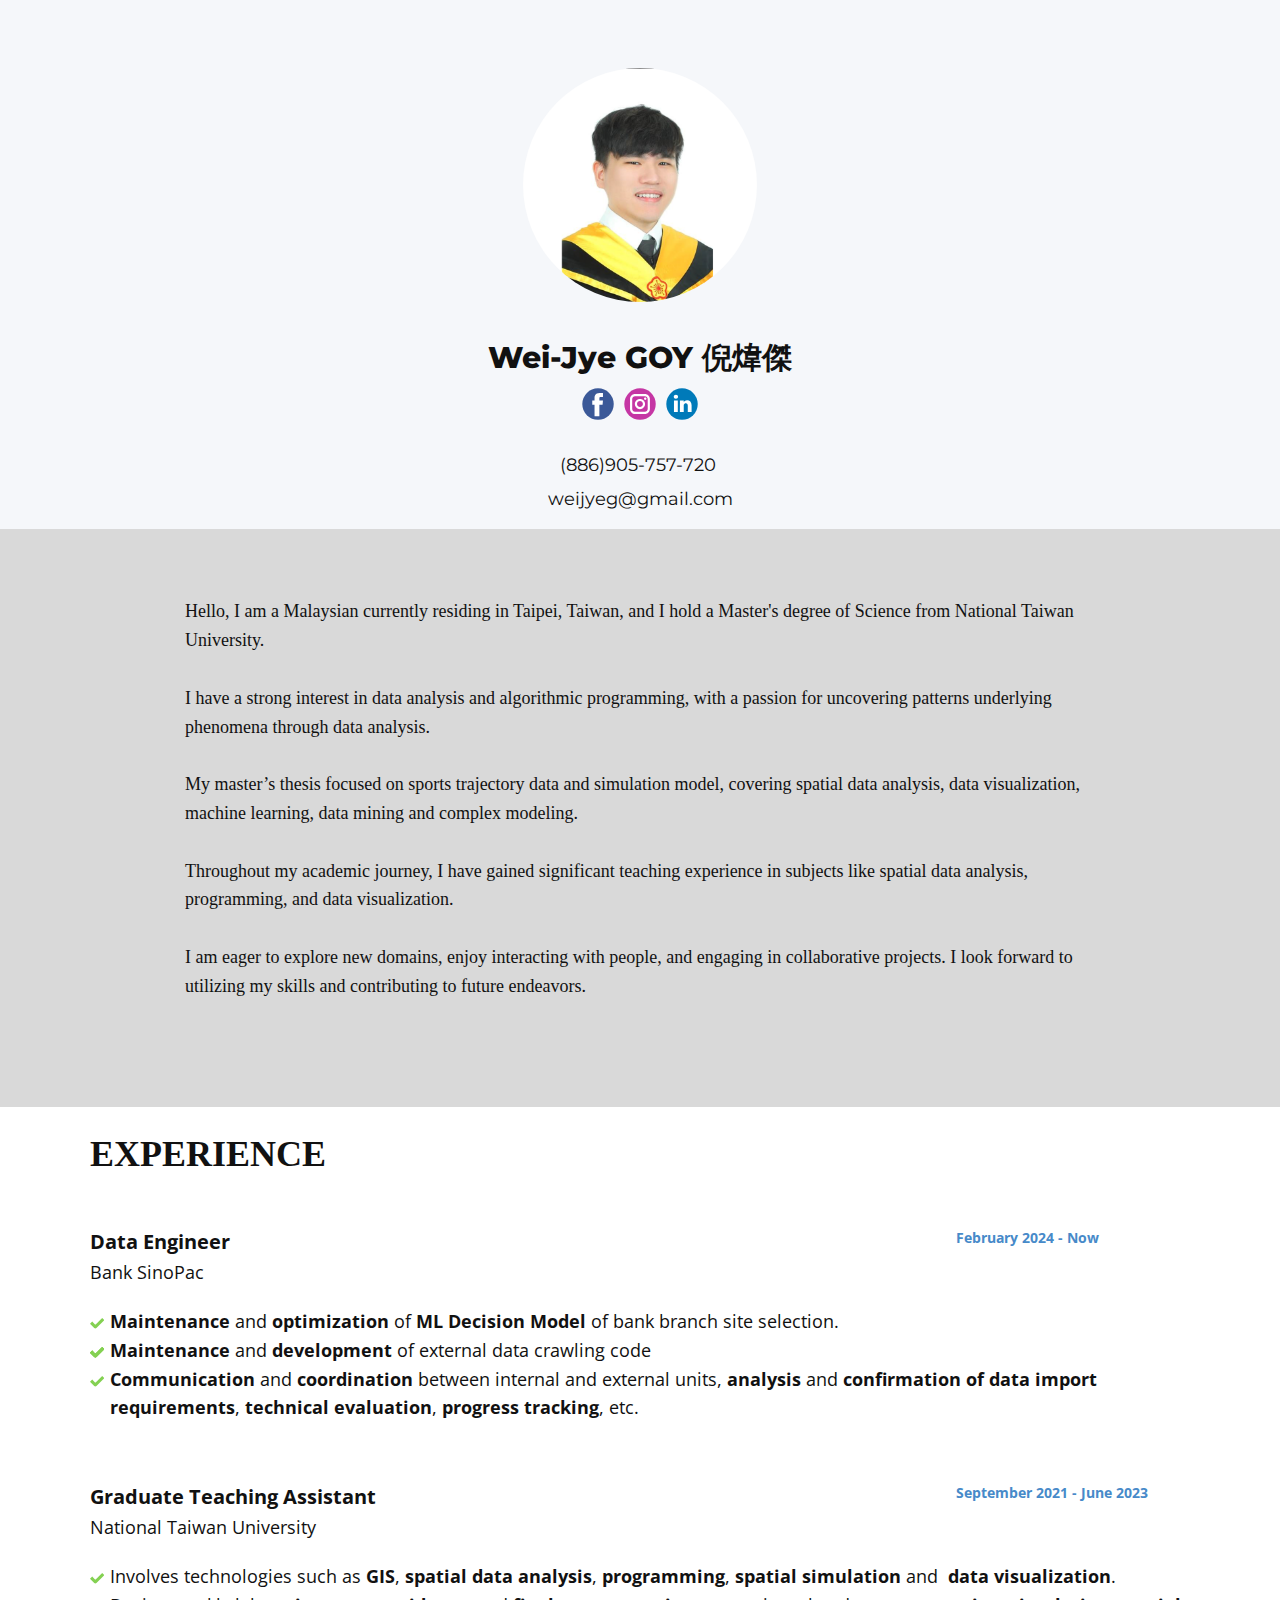
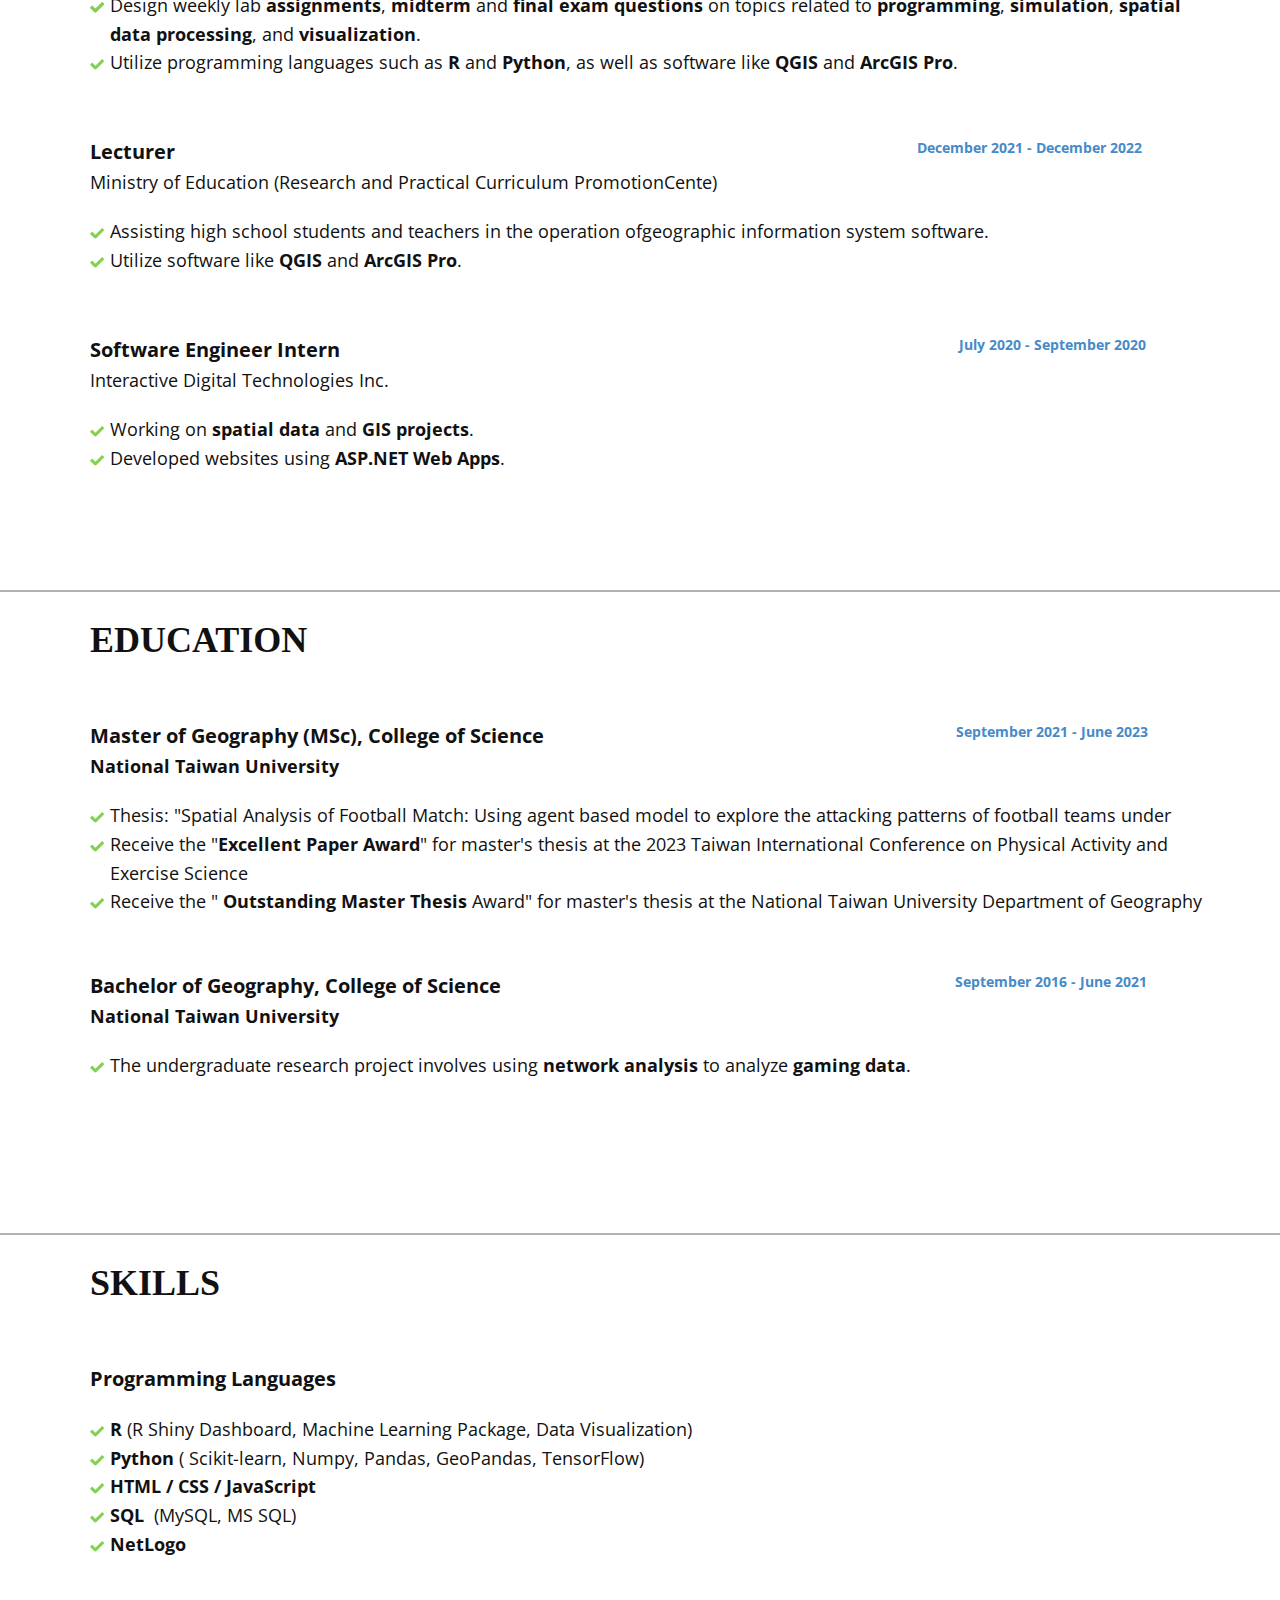
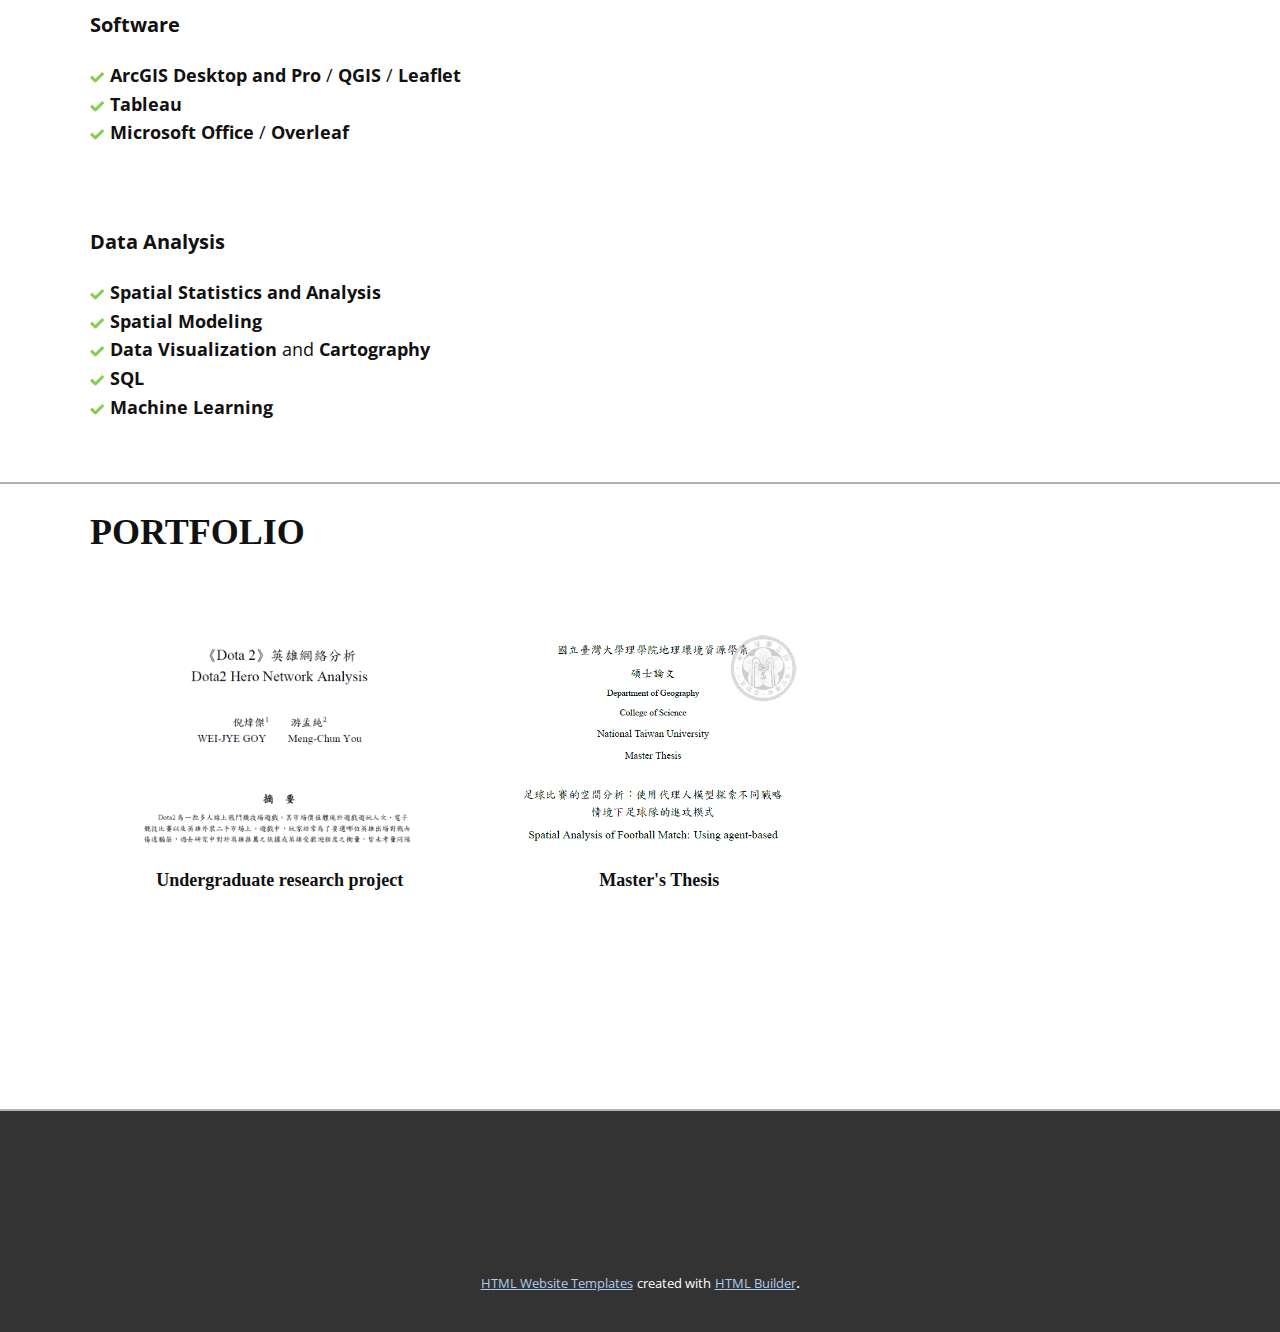
<file: index.html>
<!DOCTYPE html>
<html style="font-size: 16px;" lang="en"><head>
    <meta name="viewport" content="width=device-width, initial-scale=1.0">
    <meta charset="utf-8">
    <meta name="keywords" content="Wei-Jye GO​Y 倪煒傑">
    <meta name="description" content="">
    <title>Home</title>
    <link rel="stylesheet" href="nicepage.css" media="screen">
<link rel="stylesheet" href="Home.css" media="screen">
    <script class="u-script" type="text/javascript" src="jquery.js" defer=""></script>
    <script class="u-script" type="text/javascript" src="nicepage.js" defer=""></script>
    <meta name="generator" content="Nicepage 5.21.3, nicepage.com">
    
    <link id="u-theme-google-font" rel="stylesheet" href="https://fonts.googleapis.com/css?family=Roboto:100,100i,300,300i,400,400i,500,500i,700,700i,900,900i|Open+Sans:300,300i,400,400i,500,500i,600,600i,700,700i,800,800i">
    <link id="u-page-google-font" rel="stylesheet" href="https://fonts.googleapis.com/css?family=Montserrat:100,100i,200,200i,300,300i,400,400i,500,500i,600,600i,700,700i,800,800i,900,900i">
    
    
    
    
    
    
    
    <script type="application/ld+json">{
		"@context": "http://schema.org",
		"@type": "Organization",
		"name": "portfolio"
}</script>
    <meta name="theme-color" content="#478ac9">
    <meta property="og:title" content="Home">
    <meta property="og:type" content="website">
  <meta data-intl-tel-input-cdn-path="intlTelInput/"></head>
  <body data-home-page="Home.html" data-home-page-title="Home" data-path-to-root="./" data-include-products="false" class="u-body u-xl-mode" data-lang="en">
    <section class="skrollable u-align-center u-clearfix u-grey-15 u-section-1" id="carousel_9070">
      <div class="u-expanded-width u-palette-5-light-3 u-shape u-shape-rectangle u-shape-1"></div>
      <div class="u-image u-image-circle u-image-1" data-image-width="966" data-image-height="712"></div>
      <h2 class="u-custom-font u-font-montserrat u-text u-text-1">
        <span style="font-size: 1.875rem;">Wei-Jye GO​Y 倪煒傑</span>
        <br>
        <br>
        <br>
        <span style="font-weight: 400; font-size: 1.125rem;">(886)905-757-720&nbsp;<br>weijyeg@gmail.com
        </span>
      </h2>
      <div class="socialmedia u-align-left u-social-icons u-spacing-10 u-social-icons-1">
        <a class="u-social-url" title="facebook" target="_blank" href="https://www.facebook.com/weijyeeeee/"><span class="u-icon u-social-facebook u-social-icon u-icon-1"><svg class="u-svg-link" preserveAspectRatio="xMidYMin slice" viewBox="0 0 112 112" style=""><use xmlns:xlink="http://www.w3.org/1999/xlink" xlink:href="#svg-5a81"></use></svg><svg class="u-svg-content" viewBox="0 0 112 112" x="0" y="0" id="svg-5a81"><circle fill="currentColor" cx="56.1" cy="56.1" r="55"></circle><path fill="#FFFFFF" d="M73.5,31.6h-9.1c-1.4,0-3.6,0.8-3.6,3.9v8.5h12.6L72,58.3H60.8v40.8H43.9V58.3h-8V43.9h8v-9.2
      c0-6.7,3.1-17,17-17h12.5v13.9H73.5z"></path></svg></span>
        </a>
        <a class="u-social-url" title="instagram" target="_blank" href="https://www.instagram.com/weijy3/"><span class="u-icon u-social-icon u-social-instagram u-icon-2"><svg class="u-svg-link" preserveAspectRatio="xMidYMin slice" viewBox="0 0 112 112" style=""><use xmlns:xlink="http://www.w3.org/1999/xlink" xlink:href="#svg-1368"></use></svg><svg class="u-svg-content" viewBox="0 0 112 112" x="0" y="0" id="svg-1368"><circle fill="currentColor" cx="56.1" cy="56.1" r="55"></circle><path fill="#FFFFFF" d="M55.9,38.2c-9.9,0-17.9,8-17.9,17.9C38,66,46,74,55.9,74c9.9,0,17.9-8,17.9-17.9C73.8,46.2,65.8,38.2,55.9,38.2
      z M55.9,66.4c-5.7,0-10.3-4.6-10.3-10.3c-0.1-5.7,4.6-10.3,10.3-10.3c5.7,0,10.3,4.6,10.3,10.3C66.2,61.8,61.6,66.4,55.9,66.4z"></path><path fill="#FFFFFF" d="M74.3,33.5c-2.3,0-4.2,1.9-4.2,4.2s1.9,4.2,4.2,4.2s4.2-1.9,4.2-4.2S76.6,33.5,74.3,33.5z"></path><path fill="#FFFFFF" d="M73.1,21.3H38.6c-9.7,0-17.5,7.9-17.5,17.5v34.5c0,9.7,7.9,17.6,17.5,17.6h34.5c9.7,0,17.5-7.9,17.5-17.5V38.8
      C90.6,29.1,82.7,21.3,73.1,21.3z M83,73.3c0,5.5-4.5,9.9-9.9,9.9H38.6c-5.5,0-9.9-4.5-9.9-9.9V38.8c0-5.5,4.5-9.9,9.9-9.9h34.5
      c5.5,0,9.9,4.5,9.9,9.9V73.3z"></path></svg></span>
        </a>
        <a class="u-social-url" title="https://www.linkedin.com/in/wei-jye-goy-16a7a2256/" target="_blank" href="https://www.linkedin.com/in/wei-jye-goy-16a7a2256/"><span class="u-icon u-social-icon u-social-linkedin u-icon-3"><svg class="u-svg-link" preserveAspectRatio="xMidYMin slice" viewBox="0 0 112 112" style=""><use xmlns:xlink="http://www.w3.org/1999/xlink" xlink:href="#svg-00e5"></use></svg><svg class="u-svg-content" viewBox="0 0 112 112" x="0" y="0" id="svg-00e5"><circle fill="currentColor" cx="56.1" cy="56.1" r="55"></circle><path fill="#FFFFFF" d="M41.3,83.7H27.9V43.4h13.4V83.7z M34.6,37.9L34.6,37.9c-4.6,0-7.5-3.1-7.5-7c0-4,3-7,7.6-7s7.4,3,7.5,7
      C42.2,34.8,39.2,37.9,34.6,37.9z M89.6,83.7H76.2V62.2c0-5.4-1.9-9.1-6.8-9.1c-3.7,0-5.9,2.5-6.9,4.9c-0.4,0.9-0.4,2.1-0.4,3.3v22.5
      H48.7c0,0,0.2-36.5,0-40.3h13.4v5.7c1.8-2.7,5-6.7,12.1-6.7c8.8,0,15.4,5.8,15.4,18.1V83.7z"></path></svg></span>
        </a>
      </div>
      <p class="u-align-left u-custom-font u-font-georgia u-text u-text-2"> Hello, I am a Malaysian currently residing in Taipei, Taiwan, and I hold a Master's degree of Science from National Taiwan University.<br>
        <br>I have a strong interest in data analysis and algorithmic programming, with a passion for uncovering patterns underlying phenomena through data analysis.&nbsp;<br>
        <br>My master’s thesis focused on sports trajectory data and simulation model, covering spatial data analysis, data visualization, machine learning, data mining and complex modeling.&nbsp;<br>
        <br>Throughout my academic journey, I have gained significant teaching experience in subjects like spatial data analysis, programming, and data visualization.&nbsp;<br>
        <br>I am eager to explore new domains, enjoy interacting with people, and engaging in collaborative projects. I look forward to utilizing my skills and contributing to future endeavors.<br>
        <br>
        <br>
      </p>
    </section>
    <section class="u-align-left u-border-2 u-border-grey-30 u-border-no-left u-border-no-right u-border-no-top u-clearfix u-section-2" id="sec-2fbd">
      <div class="u-clearfix u-sheet u-sheet-1">
        <p class="u-custom-font u-font-georgia u-text u-text-1">Experience&nbsp;&nbsp;</p>
        <div class="u-clearfix u-group-elements u-group-elements-1">
          <p class="u-text u-text-2">
            <span style="font-size: 1.25rem; font-weight: 700;">Data Engineer</span>
            <br>Bank SinoPac
          </p>
          <p class="u-text u-text-palette-1-base u-text-3"><b> February 2024 - Now</b>
          </p>
          <ul class="u-custom-list u-text u-text-4">
            <li>
              <span style="font-weight: 700;">Maintenance </span>and&nbsp;<span style="font-weight: 700;">optimization</span> of <span style="font-weight: 700;">ML Decision Model</span>&nbsp;of ​bank branch site selection.<div class="u-list-icon u-list-icon-1">
                <svg class="u-svg-content" viewBox="0 0 512 512" id="svg-8628"><path d="m433.1 67.1-231.8 231.9c-6.2 6.2-16.4 6.2-22.6 0l-99.8-99.8-78.9 78.8 150.5 150.5c10.5 10.5 24.6 16.3 39.4 16.3 14.8 0 29-5.9 39.4-16.3l282.7-282.5z" fill="currentColor"></path></svg>
              </div>
            </li>
            <li>
              <div class="u-list-icon u-list-icon-1">
                <svg class="u-svg-content" viewBox="0 0 512 512" id="svg-8628"><path d="m433.1 67.1-231.8 231.9c-6.2 6.2-16.4 6.2-22.6 0l-99.8-99.8-78.9 78.8 150.5 150.5c10.5 10.5 24.6 16.3 39.4 16.3 14.8 0 29-5.9 39.4-16.3l282.7-282.5z" fill="currentColor"></path></svg>
              </div>
              <div class="u-list-icon u-list-icon-1">
                <svg class="u-svg-content" viewBox="0 0 512 512" id="svg-8628"><path d="m433.1 67.1-231.8 231.9c-6.2 6.2-16.4 6.2-22.6 0l-99.8-99.8-78.9 78.8 150.5 150.5c10.5 10.5 24.6 16.3 39.4 16.3 14.8 0 29-5.9 39.4-16.3l282.7-282.5z" fill="currentColor"></path></svg>
              </div>
              <div class="u-list-icon u-list-icon-4">
                <svg class="u-svg-content" viewBox="0 0 512 512" id="svg-8628"><path d="m433.1 67.1-231.8 231.9c-6.2 6.2-16.4 6.2-22.6 0l-99.8-99.8-78.9 78.8 150.5 150.5c10.5 10.5 24.6 16.3 39.4 16.3 14.8 0 29-5.9 39.4-16.3l282.7-282.5z" fill="currentColor"></path></svg>
              </div>
              <div class="u-list-icon u-list-icon-5">
                <svg class="u-svg-content" viewBox="0 0 512 512" id="svg-8628"><path d="m433.1 67.1-231.8 231.9c-6.2 6.2-16.4 6.2-22.6 0l-99.8-99.8-78.9 78.8 150.5 150.5c10.5 10.5 24.6 16.3 39.4 16.3 14.8 0 29-5.9 39.4-16.3l282.7-282.5z" fill="currentColor"></path></svg>
              </div>
              <span style="font-weight: 700;"> Maintenance</span> and <span style="font-weight: 700;">development </span>of external data crawling code
            </li>
            <li>
              <div class="u-list-icon u-list-icon-6">
                <svg class="u-svg-content" viewBox="0 0 512 512" id="svg-8628"><path d="m433.1 67.1-231.8 231.9c-6.2 6.2-16.4 6.2-22.6 0l-99.8-99.8-78.9 78.8 150.5 150.5c10.5 10.5 24.6 16.3 39.4 16.3 14.8 0 29-5.9 39.4-16.3l282.7-282.5z" fill="currentColor"></path></svg>
              </div>
              <span style="font-weight: 700;">Communication</span> and <span style="font-weight: 700;">coordination</span> between internal and external units,&nbsp;<span style="font-weight: 700;">analysis </span>and <span style="font-weight: 700;">confirmation of data import requirements</span>,<span style="font-weight: 700;"> technical evaluation</span>,<span style="font-weight: 700;"> progress tracking</span>, etc.<br>
              <br>
            </li>
          </ul>
        </div>
        <div class="u-clearfix u-group-elements u-group-elements-2">
          <p class="u-text u-text-5">
            <span style="font-size: 1.25rem; font-weight: 700;">Graduate Teaching Assistant</span>
            <br>National Taiwan University
          </p>
          <p class="u-text u-text-palette-1-base u-text-6"><b>September 2021 - June 2023</b>
          </p>
          <ul class="u-custom-list u-text u-text-7">
            <li> Involves technologies such as <span style="font-weight: 700;">GIS</span>, <span style="font-weight: 700;">spatial data analysis</span>, <span style="font-weight: 700;">programming</span>, <span style="font-weight: 700;">spatial simulation <span style="font-weight: 400;">and</span>&nbsp;
              </span>
              <span style="font-weight: 700;">data visualization<span style="font-weight: 400;">.</span>
              </span>
              <div class="u-list-icon u-list-icon-7">
                <svg class="u-svg-content" viewBox="0 0 512 512" id="svg-8628"><path d="m433.1 67.1-231.8 231.9c-6.2 6.2-16.4 6.2-22.6 0l-99.8-99.8-78.9 78.8 150.5 150.5c10.5 10.5 24.6 16.3 39.4 16.3 14.8 0 29-5.9 39.4-16.3l282.7-282.5z" fill="currentColor"></path></svg>
              </div>
            </li>
            <li>
              <div class="u-list-icon u-list-icon-8">
                <svg class="u-svg-content" viewBox="0 0 512 512" id="svg-8628"><path d="m433.1 67.1-231.8 231.9c-6.2 6.2-16.4 6.2-22.6 0l-99.8-99.8-78.9 78.8 150.5 150.5c10.5 10.5 24.6 16.3 39.4 16.3 14.8 0 29-5.9 39.4-16.3l282.7-282.5z" fill="currentColor"></path></svg>
              </div>
              <div class="u-list-icon u-list-icon-9">
                <svg class="u-svg-content" viewBox="0 0 512 512" id="svg-8628"><path d="m433.1 67.1-231.8 231.9c-6.2 6.2-16.4 6.2-22.6 0l-99.8-99.8-78.9 78.8 150.5 150.5c10.5 10.5 24.6 16.3 39.4 16.3 14.8 0 29-5.9 39.4-16.3l282.7-282.5z" fill="currentColor"></path></svg>
              </div> Design weekly lab <span style="font-weight: 700;">assignments<span style="font-weight: 400;">, </span>midterm
              </span> and <span style="font-weight: 700;">final exam questions</span> on topics related to <span style="font-weight: 700;">programming</span>, <span style="font-weight: 700;">simulation</span>,&nbsp;<span style="font-weight: 700;">spatial data processing</span>, and <span style="font-weight: 700;">visualization</span>.&nbsp;
            </li>
            <li>
              <div class="u-list-icon u-list-icon-10">
                <svg class="u-svg-content" viewBox="0 0 512 512" id="svg-8628"><path d="m433.1 67.1-231.8 231.9c-6.2 6.2-16.4 6.2-22.6 0l-99.8-99.8-78.9 78.8 150.5 150.5c10.5 10.5 24.6 16.3 39.4 16.3 14.8 0 29-5.9 39.4-16.3l282.7-282.5z" fill="currentColor"></path></svg>
              </div>Utilize programming languages such as <span style="font-weight: 700;">R </span>and <span style="font-weight: 700;">Python</span>, as well as software like <span style="font-weight: 700;">QGIS </span>and <span style="font-weight: 700;">ArcGIS Pro</span>.<br>
              <br>
            </li>
          </ul>
        </div>
        <div class="u-clearfix u-group-elements u-group-elements-3">
          <p class="u-align-left u-text u-text-8">
            <span style="font-size: 1.25rem; font-weight: 700;"></span>
            <span style="font-size: 1.25rem; font-weight: 700;">Lecturer</span>
            <br>Ministry of Education (Research and Practical Curriculum PromotionCente)
          </p>
          <p class="u-text u-text-palette-1-base u-text-9"><b>December 2021 - December 2022</b>
          </p>
          <ul class="u-custom-list u-text u-text-10">
            <li>
              <div class="u-list-icon u-list-icon-11">
                <svg class="u-svg-content" viewBox="0 0 512 512" id="svg-8628"><path d="m433.1 67.1-231.8 231.9c-6.2 6.2-16.4 6.2-22.6 0l-99.8-99.8-78.9 78.8 150.5 150.5c10.5 10.5 24.6 16.3 39.4 16.3 14.8 0 29-5.9 39.4-16.3l282.7-282.5z" fill="currentColor"></path></svg>
              </div>
            </li>
            <li>Assisting high school students and teachers in the operation ofgeographic information system software.</li>
            <li>
              <div class="u-list-icon u-list-icon-12">
                <svg class="u-svg-content" viewBox="0 0 512 512" id="svg-8628"><path d="m433.1 67.1-231.8 231.9c-6.2 6.2-16.4 6.2-22.6 0l-99.8-99.8-78.9 78.8 150.5 150.5c10.5 10.5 24.6 16.3 39.4 16.3 14.8 0 29-5.9 39.4-16.3l282.7-282.5z" fill="currentColor"></path></svg>
              </div>Utilize software like <span style="font-weight: 700;">QGIS </span>and <span style="font-weight: 700;">ArcGIS Pro</span>.<br>
              <br>
            </li>
          </ul>
        </div>
        <div class="u-clearfix u-group-elements u-group-elements-4">
          <p class="u-align-left u-text u-text-11">
            <span style="font-size: 20px;"><b>Software Engineer Intern</b>
            </span>
            <br>Interactive Digital Technologies Inc.
          </p>
          <p class="u-text u-text-palette-1-base u-text-12"><b>July 2020 - September 2020</b>
          </p>
          <ul class="u-custom-list u-text u-text-13">
            <li>
              <div class="u-list-icon u-list-icon-13">
                <svg class="u-svg-content" viewBox="0 0 512 512" id="svg-8628"><path d="m433.1 67.1-231.8 231.9c-6.2 6.2-16.4 6.2-22.6 0l-99.8-99.8-78.9 78.8 150.5 150.5c10.5 10.5 24.6 16.3 39.4 16.3 14.8 0 29-5.9 39.4-16.3l282.7-282.5z" fill="currentColor"></path></svg>
              </div>
            </li>
            <li> Working on <span style="font-weight: 700;">spatial data</span> and <span style="font-weight: 700;">GIS projects<span style="font-weight: 400;">.</span>
              </span>
            </li>
            <li>
              <div class="u-list-icon u-list-icon-14">
                <svg class="u-svg-content" viewBox="0 0 512 512" id="svg-8628"><path d="m433.1 67.1-231.8 231.9c-6.2 6.2-16.4 6.2-22.6 0l-99.8-99.8-78.9 78.8 150.5 150.5c10.5 10.5 24.6 16.3 39.4 16.3 14.8 0 29-5.9 39.4-16.3l282.7-282.5z" fill="currentColor"></path></svg>
              </div>Developed websites using <span style="font-weight: 700;">ASP.NET Web Apps</span>.
            </li>
            <li>
              <br>
            </li>
          </ul>
        </div>
      </div>
    </section>
    <section class="u-align-left u-border-2 u-border-grey-30 u-border-no-left u-border-no-right u-border-no-top u-clearfix u-section-3" id="sec-735e">
      <div class="u-clearfix u-sheet u-sheet-1">
        <p class="u-custom-font u-font-georgia u-text u-text-1">EDUCATION</p>
        <div class="u-clearfix u-group-elements u-group-elements-1">
          <p class="u-align-left u-text u-text-2">
            <span style="font-size: 1.25rem; font-weight: 700;">Master of Geography (MSc), College of Science</span>
            <br>
            <span style="font-weight: 700;">National Taiwan University</span>
          </p>
          <p class="u-text u-text-palette-1-base u-text-3"><b>September 2021 - June 2023</b>
          </p>
          <ul class="u-custom-list u-text u-text-4">
            <li>
              <div class="u-list-icon u-list-icon-1">
                <svg class="u-svg-content" viewBox="0 0 512 512" id="svg-8628"><path d="m433.1 67.1-231.8 231.9c-6.2 6.2-16.4 6.2-22.6 0l-99.8-99.8-78.9 78.8 150.5 150.5c10.5 10.5 24.6 16.3 39.4 16.3 14.8 0 29-5.9 39.4-16.3l282.7-282.5z" fill="currentColor"></path></svg>
              </div>
            </li>
            <li>Thesis: "​Spatial Analysis of Football Match: Using agent based model to explore the attacking patterns of football teams under&nbsp;</li>
            <li>
              <div class="u-list-icon u-list-icon-1">
                <svg class="u-svg-content" viewBox="0 0 512 512" id="svg-8628"><path d="m433.1 67.1-231.8 231.9c-6.2 6.2-16.4 6.2-22.6 0l-99.8-99.8-78.9 78.8 150.5 150.5c10.5 10.5 24.6 16.3 39.4 16.3 14.8 0 29-5.9 39.4-16.3l282.7-282.5z" fill="currentColor"></path></svg>
              </div>Receive the "<span style="font-weight: 700;">Excellent Paper Award</span>" for master's thesis at the 2023 Taiwan International Conference on Physical Activity and Exercise Science
            </li>
            <li>
              <div class="u-list-icon u-list-icon-1">
                <svg class="u-svg-content" viewBox="0 0 512 512" id="svg-8628"><path d="m433.1 67.1-231.8 231.9c-6.2 6.2-16.4 6.2-22.6 0l-99.8-99.8-78.9 78.8 150.5 150.5c10.5 10.5 24.6 16.3 39.4 16.3 14.8 0 29-5.9 39.4-16.3l282.7-282.5z" fill="currentColor"></path></svg>
              </div>Receive the " <span style="font-weight: 700;">Outstanding Master Thesis</span> Award" for master's thesis at the National Taiwan University Department of Geography<br>
            </li>
          </ul>
        </div>
        <div class="u-clearfix u-group-elements u-group-elements-2">
          <p class="u-align-left u-text u-text-5">
            <span style="font-size: 1.25rem; font-weight: 700;"></span>
            <span style="font-size: 1.25rem; font-weight: 700;">Bachelor of Geography, College of Science</span>
            <br>
            <span style="font-weight: 700;">National Taiwan University</span>
          </p>
          <p class="u-text u-text-palette-1-base u-text-6"><b>September 2016 - June 2021</b>
          </p>
          <ul class="u-custom-list u-text u-text-7">
            <li>
              <div class="u-list-icon u-list-icon-4">
                <svg class="u-svg-content" viewBox="0 0 512 512" id="svg-8628"><path d="m433.1 67.1-231.8 231.9c-6.2 6.2-16.4 6.2-22.6 0l-99.8-99.8-78.9 78.8 150.5 150.5c10.5 10.5 24.6 16.3 39.4 16.3 14.8 0 29-5.9 39.4-16.3l282.7-282.5z" fill="currentColor"></path></svg>
              </div>
            </li>
            <li> The undergraduate research project involves using <span style="font-weight: 700;">network analysis</span>&nbsp;to analyze <span style="font-weight: 700;">gaming data</span>.
            </li>
            <li>
              <br>
            </li>
          </ul>
        </div>
      </div>
    </section>
    <section class="u-align-left u-border-2 u-border-grey-30 u-border-no-left u-border-no-right u-border-no-top u-clearfix u-section-4" id="sec-b14d">
      <div class="u-clearfix u-sheet u-sheet-1">
        <p class="u-custom-font u-font-georgia u-text u-text-1">Skills</p>
        <div class="u-clearfix u-group-elements u-group-elements-1">
          <p class="u-align-left u-text u-text-2">
            <span style="font-size: 20px;"><b>Programming Languages</b>
            </span>
          </p>
          <ul class="u-custom-list u-text u-text-3">
            <li>
              <div class="u-list-icon u-list-icon-1">
                <svg class="u-svg-content" viewBox="0 0 512 512" id="svg-12f0"><path d="m433.1 67.1-231.8 231.9c-6.2 6.2-16.4 6.2-22.6 0l-99.8-99.8-78.9 78.8 150.5 150.5c10.5 10.5 24.6 16.3 39.4 16.3 14.8 0 29-5.9 39.4-16.3l282.7-282.5z" fill="currentColor"></path></svg>
              </div>
              <span style="font-weight: 700;">R </span>(R Shiny Dashboard, Machine Learning Package, Data Visualization)
            </li>
            <li>
              <div class="u-list-icon u-list-icon-2">
                <svg class="u-svg-content" viewBox="0 0 512 512" id="svg-12f0"><path d="m433.1 67.1-231.8 231.9c-6.2 6.2-16.4 6.2-22.6 0l-99.8-99.8-78.9 78.8 150.5 150.5c10.5 10.5 24.6 16.3 39.4 16.3 14.8 0 29-5.9 39.4-16.3l282.7-282.5z" fill="currentColor"></path></svg>
              </div>
              <span style="font-weight: 700;">Python <span style="font-weight: 400;">(</span>
                <span style="font-weight: 400;"></span>
              </span>Scikit-learn, Numpy, Pandas, GeoPandas, TensorFlow)&nbsp;
            </li>
            <li>
              <div class="u-list-icon u-list-icon-1">
                <svg class="u-svg-content" viewBox="0 0 512 512" id="svg-12f0"><path d="m433.1 67.1-231.8 231.9c-6.2 6.2-16.4 6.2-22.6 0l-99.8-99.8-78.9 78.8 150.5 150.5c10.5 10.5 24.6 16.3 39.4 16.3 14.8 0 29-5.9 39.4-16.3l282.7-282.5z" fill="currentColor"></path></svg>
              </div>
              <span style="font-weight: 700;">HTML / CSS / JavaScript<br>
              </span>
            </li>
            <li>
              <div class="u-list-icon u-list-icon-1">
                <svg class="u-svg-content" viewBox="0 0 512 512" id="svg-12f0"><path d="m433.1 67.1-231.8 231.9c-6.2 6.2-16.4 6.2-22.6 0l-99.8-99.8-78.9 78.8 150.5 150.5c10.5 10.5 24.6 16.3 39.4 16.3 14.8 0 29-5.9 39.4-16.3l282.7-282.5z" fill="currentColor"></path></svg>
              </div>
              <span style="font-weight: 700;">SQL&nbsp;<span style="font-weight: 400;"> (MySQL, MS SQL)</span>
              </span>
            </li>
            <li>
              <div class="u-list-icon u-list-icon-1">
                <svg class="u-svg-content" viewBox="0 0 512 512" id="svg-12f0"><path d="m433.1 67.1-231.8 231.9c-6.2 6.2-16.4 6.2-22.6 0l-99.8-99.8-78.9 78.8 150.5 150.5c10.5 10.5 24.6 16.3 39.4 16.3 14.8 0 29-5.9 39.4-16.3l282.7-282.5z" fill="currentColor"></path></svg>
              </div>
              <span style="font-weight: 700;">NetLogo</span>
            </li>
          </ul>
        </div>
        <div class="u-clearfix u-group-elements u-group-elements-2">
          <p class="u-align-left u-text u-text-4">
            <span style="font-size: 20px;"><b>Software</b>
            </span>
          </p>
          <ul class="u-custom-list u-text u-text-5">
            <li>
              <div class="u-list-icon u-list-icon-6">
                <svg class="u-svg-content" viewBox="0 0 512 512" id="svg-8628"><path d="m433.1 67.1-231.8 231.9c-6.2 6.2-16.4 6.2-22.6 0l-99.8-99.8-78.9 78.8 150.5 150.5c10.5 10.5 24.6 16.3 39.4 16.3 14.8 0 29-5.9 39.4-16.3l282.7-282.5z" fill="currentColor"></path></svg>
              </div>
            </li>
            <li>ArcGIS Desktop and Pro <span style="font-weight: 400;">/ </span>QGIS <span style="font-weight: 400;">/</span> Leaflet
            </li>
            <li>
              <div class="u-list-icon u-list-icon-6">
                <svg class="u-svg-content" viewBox="0 0 512 512" id="svg-8628"><path d="m433.1 67.1-231.8 231.9c-6.2 6.2-16.4 6.2-22.6 0l-99.8-99.8-78.9 78.8 150.5 150.5c10.5 10.5 24.6 16.3 39.4 16.3 14.8 0 29-5.9 39.4-16.3l282.7-282.5z" fill="currentColor"></path></svg>
              </div>Tableau
            </li>
            <li>
              <div class="u-list-icon u-list-icon-6">
                <svg class="u-svg-content" viewBox="0 0 512 512" id="svg-8628"><path d="m433.1 67.1-231.8 231.9c-6.2 6.2-16.4 6.2-22.6 0l-99.8-99.8-78.9 78.8 150.5 150.5c10.5 10.5 24.6 16.3 39.4 16.3 14.8 0 29-5.9 39.4-16.3l282.7-282.5z" fill="currentColor"></path></svg>
              </div>Microsoft Office<span style="font-weight: 400;"> /</span> Overleaf
            </li>
            <li>
              <br>
            </li>
          </ul>
        </div>
        <div class="u-clearfix u-group-elements u-group-elements-3">
          <p class="u-align-left u-text u-text-6">
            <span style="font-size: 20px;"><b>Data Analysis</b>
            </span>
          </p>
          <ul class="u-custom-list u-text u-text-7">
            <li>
              <div class="u-list-icon u-list-icon-9">
                <svg class="u-svg-content" viewBox="0 0 512 512" id="svg-8628"><path d="m433.1 67.1-231.8 231.9c-6.2 6.2-16.4 6.2-22.6 0l-99.8-99.8-78.9 78.8 150.5 150.5c10.5 10.5 24.6 16.3 39.4 16.3 14.8 0 29-5.9 39.4-16.3l282.7-282.5z" fill="currentColor"></path></svg>
              </div>
            </li>
            <li>
              <span style="font-weight: 700;"> Spatial Statistics and Analysis</span>
            </li>
            <li>
              <div class="u-list-icon u-list-icon-9">
                <svg class="u-svg-content" viewBox="0 0 512 512" id="svg-8628"><path d="m433.1 67.1-231.8 231.9c-6.2 6.2-16.4 6.2-22.6 0l-99.8-99.8-78.9 78.8 150.5 150.5c10.5 10.5 24.6 16.3 39.4 16.3 14.8 0 29-5.9 39.4-16.3l282.7-282.5z" fill="currentColor"></path></svg>
              </div>
              <span style="font-weight: 700;">Spatial Modeling</span>
            </li>
            <li>
              <div class="u-list-icon u-list-icon-9">
                <svg class="u-svg-content" viewBox="0 0 512 512" id="svg-8628"><path d="m433.1 67.1-231.8 231.9c-6.2 6.2-16.4 6.2-22.6 0l-99.8-99.8-78.9 78.8 150.5 150.5c10.5 10.5 24.6 16.3 39.4 16.3 14.8 0 29-5.9 39.4-16.3l282.7-282.5z" fill="currentColor"></path></svg>
              </div>Data Visualization <span style="font-weight: 400;">and</span>&nbsp;Cartography
            </li>
            <li>
              <div class="u-list-icon u-list-icon-9">
                <svg class="u-svg-content" viewBox="0 0 512 512" id="svg-8628"><path d="m433.1 67.1-231.8 231.9c-6.2 6.2-16.4 6.2-22.6 0l-99.8-99.8-78.9 78.8 150.5 150.5c10.5 10.5 24.6 16.3 39.4 16.3 14.8 0 29-5.9 39.4-16.3l282.7-282.5z" fill="currentColor"></path></svg>
              </div>SQL
            </li>
            <li>
              <div class="u-list-icon u-list-icon-9">
                <svg class="u-svg-content" viewBox="0 0 512 512" id="svg-8628"><path d="m433.1 67.1-231.8 231.9c-6.2 6.2-16.4 6.2-22.6 0l-99.8-99.8-78.9 78.8 150.5 150.5c10.5 10.5 24.6 16.3 39.4 16.3 14.8 0 29-5.9 39.4-16.3l282.7-282.5z" fill="currentColor"></path></svg>
              </div>Machine Learning
            </li>
          </ul>
        </div>
      </div>
    </section>
    <section class="u-align-left u-border-2 u-border-grey-30 u-border-no-left u-border-no-right u-border-no-top u-clearfix u-section-5" id="sec-c73c">
      <div class="u-clearfix u-sheet u-sheet-1">
        <p class="u-custom-font u-font-georgia u-text u-text-1"> Portfolio </p>
        <div class="custom-expanded u-list u-list-1">
          <div class="u-repeater u-repeater-1">
            <div class="u-align-center u-container-style u-list-item u-repeater-item u-shape-rectangle">
              <div class="u-container-layout u-similar-container u-valign-top u-container-layout-1">
                <img alt="" class="u-expanded-width u-hover-feature u-image u-image-default u-image-1" data-image-width="812" data-image-height="760" src="images/dota2.png" data-href="https://weijyegoy.github.io/Dota2.html">
                <p class="u-custom-font u-font-georgia u-text u-text-2"> Undergraduate research project</p>
              </div>
            </div>
            <div class="u-align-center u-container-style u-list-item u-repeater-item u-shape-rectangle">
              <div class="u-container-layout u-similar-container u-valign-top u-container-layout-2">
                <img alt="" class="u-expanded-width u-hover-feature u-image u-image-default u-image-2" data-image-width="570" data-image-height="777" src="images/Thesis.png" data-href="https://weijyegoy.github.io/Thesis.html">
                <p class="u-custom-font u-font-georgia u-text u-text-3">Master's Thesis</p>
              </div>
            </div>
          </div>
        </div>
      </div>
      
      
    </section>
    
    
    
    <footer class="u-clearfix u-footer u-grey-80" id="sec-4fcd"><div class="u-clearfix u-sheet u-sheet-1"></div></footer>
    <section class="u-backlink u-clearfix u-grey-80">
      <a class="u-link" href="https://nicepage.com/html-templates" target="_blank">
        <span>HTML Website Templates</span>
      </a>
      <p class="u-text">
        <span>created with</span>
      </p>
      <a class="u-link" href="https://nicepage.com/html-website-builder" target="_blank">
        <span>HTML Builder</span>
      </a>. 
    </section>
  
</body></html>
</file>
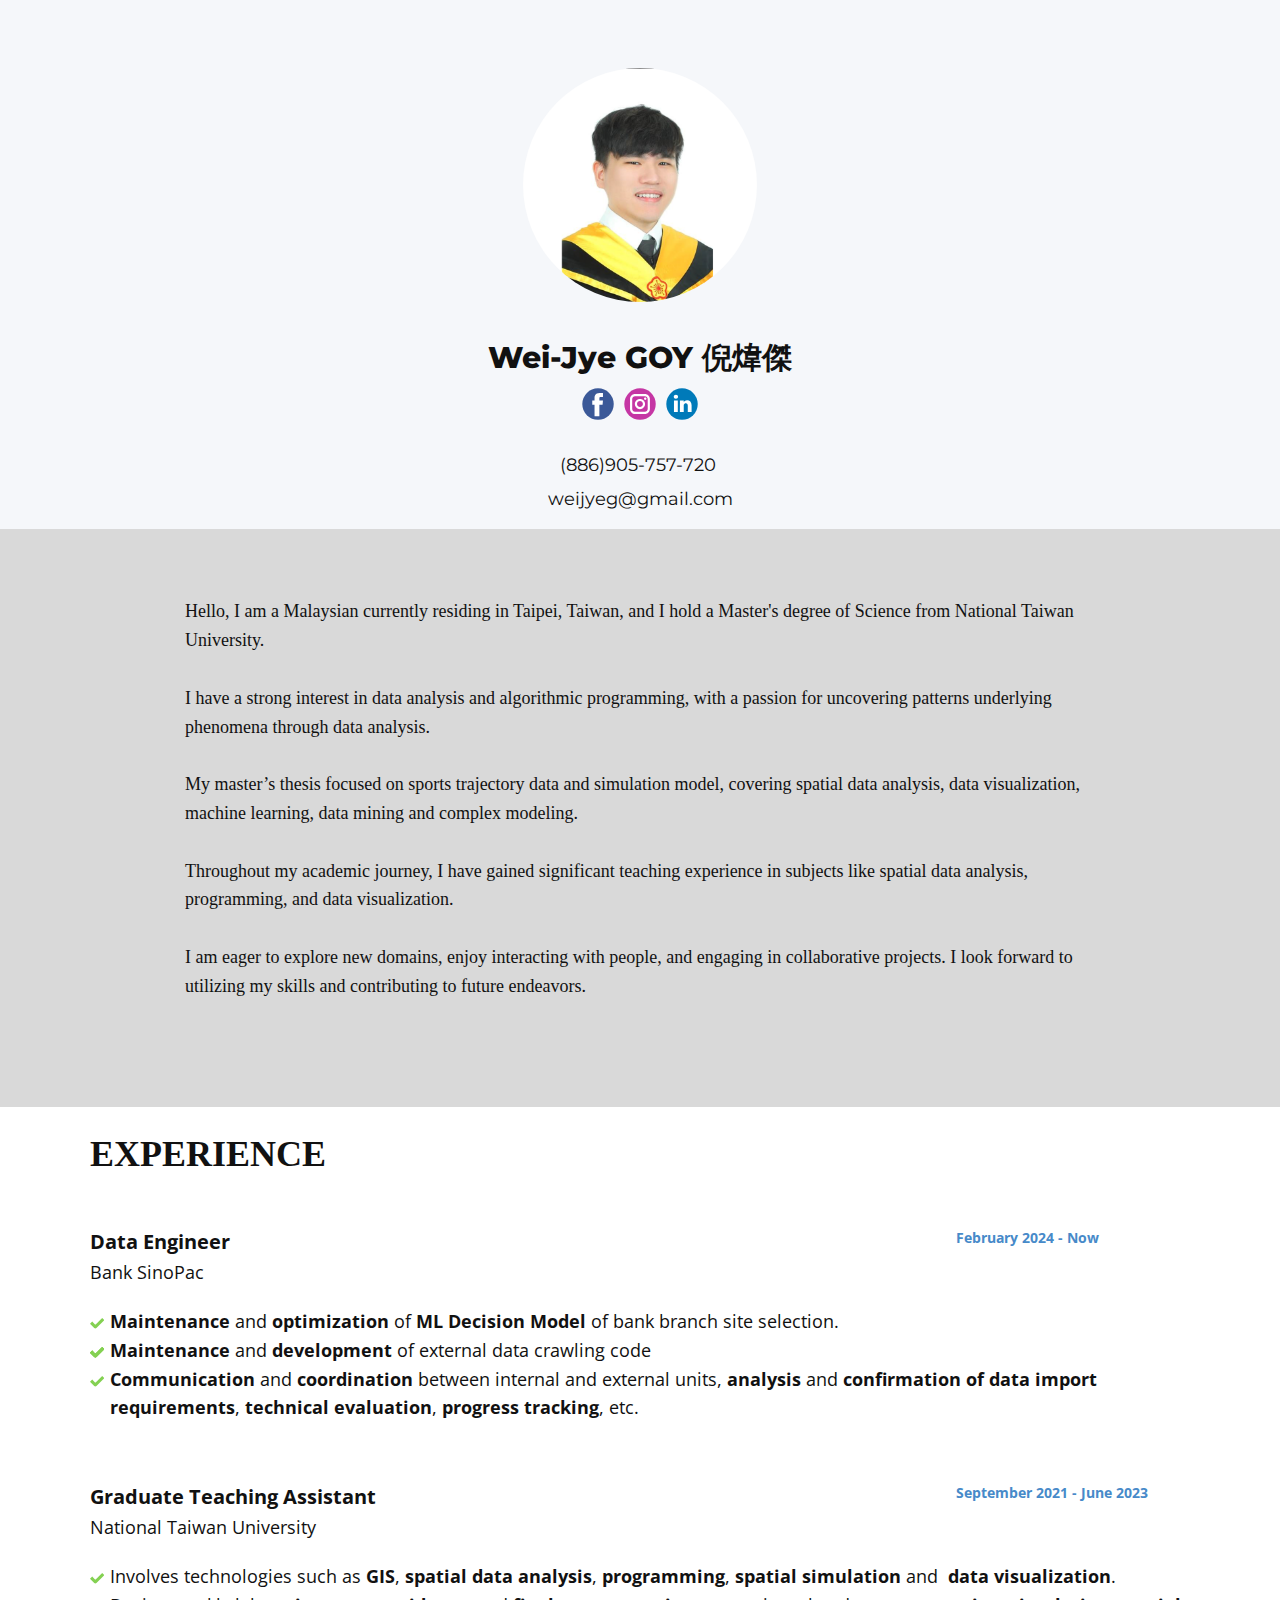
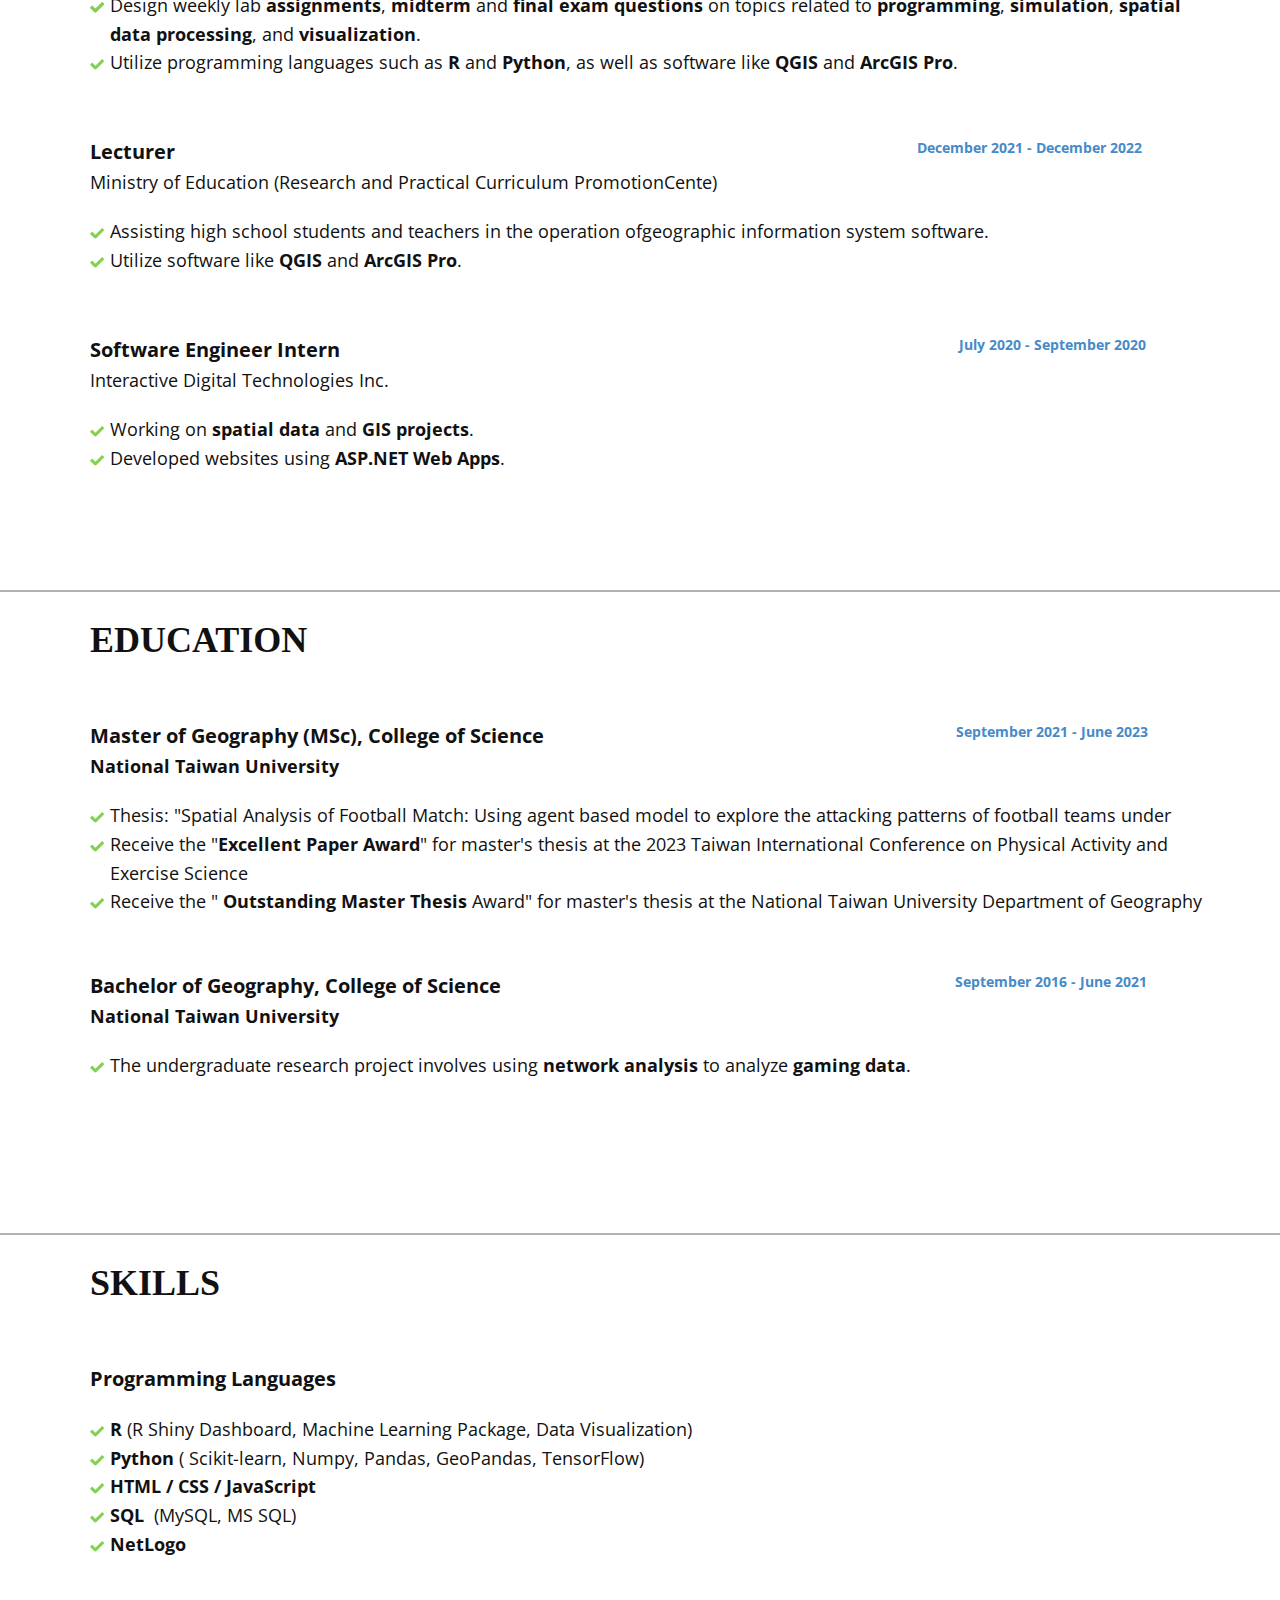
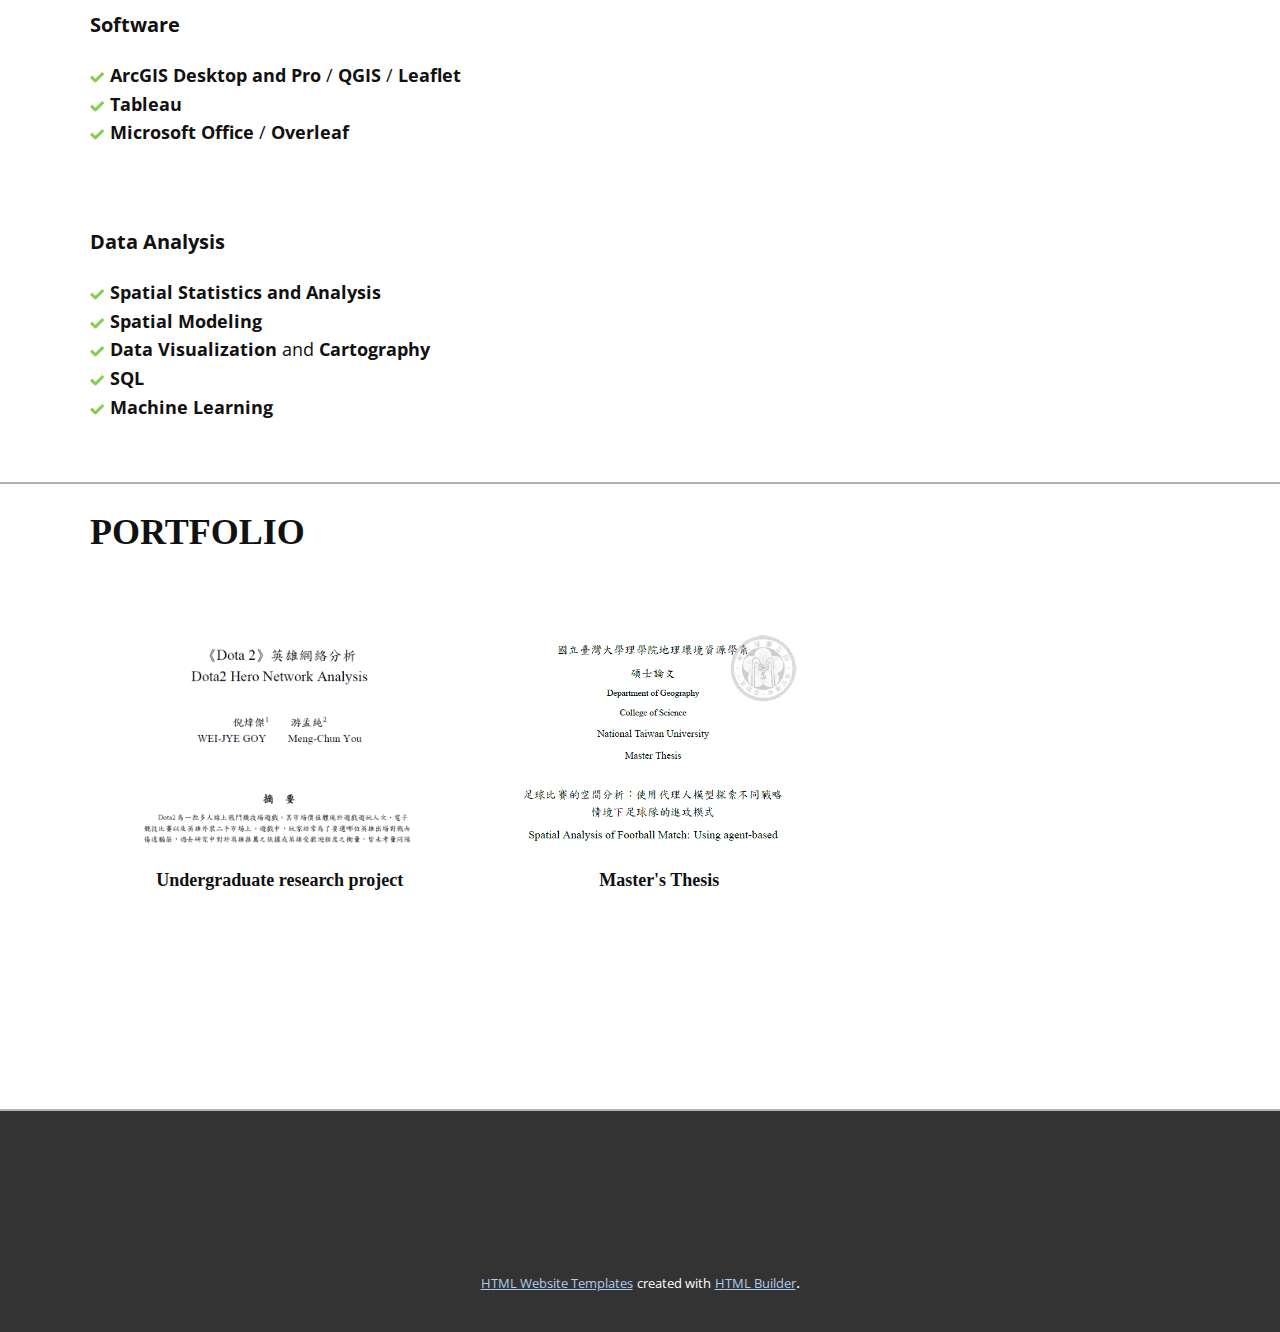
<file: Home.html>
<!DOCTYPE html>
<html style="font-size: 16px;" lang="en"><head>
    <meta name="viewport" content="width=device-width, initial-scale=1.0">
    <meta charset="utf-8">
    <meta name="keywords" content="Wei-Jye GO​Y 倪煒傑">
    <meta name="description" content="">
    <title>Home</title>
    <link rel="stylesheet" href="nicepage.css" media="screen">
<link rel="stylesheet" href="Home.css" media="screen">
    <script class="u-script" type="text/javascript" src="jquery.js" defer=""></script>
    <script class="u-script" type="text/javascript" src="nicepage.js" defer=""></script>
    <meta name="generator" content="Nicepage 5.21.3, nicepage.com">
    
    <link id="u-theme-google-font" rel="stylesheet" href="https://fonts.googleapis.com/css?family=Roboto:100,100i,300,300i,400,400i,500,500i,700,700i,900,900i|Open+Sans:300,300i,400,400i,500,500i,600,600i,700,700i,800,800i">
    <link id="u-page-google-font" rel="stylesheet" href="https://fonts.googleapis.com/css?family=Montserrat:100,100i,200,200i,300,300i,400,400i,500,500i,600,600i,700,700i,800,800i,900,900i">
    
    
    
    
    
    
    
    <script type="application/ld+json">{
		"@context": "http://schema.org",
		"@type": "Organization",
		"name": "portfolio"
}</script>
    <meta name="theme-color" content="#478ac9">
    <meta property="og:title" content="Home">
    <meta property="og:type" content="website">
  <meta data-intl-tel-input-cdn-path="intlTelInput/"></head>
  <body data-path-to-root="./" data-include-products="false" class="u-body u-xl-mode" data-lang="en">
    <section class="skrollable u-align-center u-clearfix u-grey-15 u-section-1" id="carousel_9070">
      <div class="u-expanded-width u-palette-5-light-3 u-shape u-shape-rectangle u-shape-1"></div>
      <div class="u-image u-image-circle u-image-1" data-image-width="966" data-image-height="712"></div>
      <h2 class="u-custom-font u-font-montserrat u-text u-text-1">
        <span style="font-size: 1.875rem;">Wei-Jye GO​Y 倪煒傑</span>
        <br>
        <br>
        <br>
        <span style="font-weight: 400; font-size: 1.125rem;">(886)905-757-720&nbsp;<br>weijyeg@gmail.com
        </span>
      </h2>
      <div class="socialmedia u-align-left u-social-icons u-spacing-10 u-social-icons-1">
        <a class="u-social-url" title="facebook" target="_blank" href="https://www.facebook.com/weijyeeeee/"><span class="u-icon u-social-facebook u-social-icon u-icon-1"><svg class="u-svg-link" preserveAspectRatio="xMidYMin slice" viewBox="0 0 112 112" style=""><use xmlns:xlink="http://www.w3.org/1999/xlink" xlink:href="#svg-5a81"></use></svg><svg class="u-svg-content" viewBox="0 0 112 112" x="0" y="0" id="svg-5a81"><circle fill="currentColor" cx="56.1" cy="56.1" r="55"></circle><path fill="#FFFFFF" d="M73.5,31.6h-9.1c-1.4,0-3.6,0.8-3.6,3.9v8.5h12.6L72,58.3H60.8v40.8H43.9V58.3h-8V43.9h8v-9.2
      c0-6.7,3.1-17,17-17h12.5v13.9H73.5z"></path></svg></span>
        </a>
        <a class="u-social-url" title="instagram" target="_blank" href="https://www.instagram.com/weijy3/"><span class="u-icon u-social-icon u-social-instagram u-icon-2"><svg class="u-svg-link" preserveAspectRatio="xMidYMin slice" viewBox="0 0 112 112" style=""><use xmlns:xlink="http://www.w3.org/1999/xlink" xlink:href="#svg-1368"></use></svg><svg class="u-svg-content" viewBox="0 0 112 112" x="0" y="0" id="svg-1368"><circle fill="currentColor" cx="56.1" cy="56.1" r="55"></circle><path fill="#FFFFFF" d="M55.9,38.2c-9.9,0-17.9,8-17.9,17.9C38,66,46,74,55.9,74c9.9,0,17.9-8,17.9-17.9C73.8,46.2,65.8,38.2,55.9,38.2
      z M55.9,66.4c-5.7,0-10.3-4.6-10.3-10.3c-0.1-5.7,4.6-10.3,10.3-10.3c5.7,0,10.3,4.6,10.3,10.3C66.2,61.8,61.6,66.4,55.9,66.4z"></path><path fill="#FFFFFF" d="M74.3,33.5c-2.3,0-4.2,1.9-4.2,4.2s1.9,4.2,4.2,4.2s4.2-1.9,4.2-4.2S76.6,33.5,74.3,33.5z"></path><path fill="#FFFFFF" d="M73.1,21.3H38.6c-9.7,0-17.5,7.9-17.5,17.5v34.5c0,9.7,7.9,17.6,17.5,17.6h34.5c9.7,0,17.5-7.9,17.5-17.5V38.8
      C90.6,29.1,82.7,21.3,73.1,21.3z M83,73.3c0,5.5-4.5,9.9-9.9,9.9H38.6c-5.5,0-9.9-4.5-9.9-9.9V38.8c0-5.5,4.5-9.9,9.9-9.9h34.5
      c5.5,0,9.9,4.5,9.9,9.9V73.3z"></path></svg></span>
        </a>
        <a class="u-social-url" title="https://www.linkedin.com/in/wei-jye-goy-16a7a2256/" target="_blank" href="https://www.linkedin.com/in/wei-jye-goy-16a7a2256/"><span class="u-icon u-social-icon u-social-linkedin u-icon-3"><svg class="u-svg-link" preserveAspectRatio="xMidYMin slice" viewBox="0 0 112 112" style=""><use xmlns:xlink="http://www.w3.org/1999/xlink" xlink:href="#svg-00e5"></use></svg><svg class="u-svg-content" viewBox="0 0 112 112" x="0" y="0" id="svg-00e5"><circle fill="currentColor" cx="56.1" cy="56.1" r="55"></circle><path fill="#FFFFFF" d="M41.3,83.7H27.9V43.4h13.4V83.7z M34.6,37.9L34.6,37.9c-4.6,0-7.5-3.1-7.5-7c0-4,3-7,7.6-7s7.4,3,7.5,7
      C42.2,34.8,39.2,37.9,34.6,37.9z M89.6,83.7H76.2V62.2c0-5.4-1.9-9.1-6.8-9.1c-3.7,0-5.9,2.5-6.9,4.9c-0.4,0.9-0.4,2.1-0.4,3.3v22.5
      H48.7c0,0,0.2-36.5,0-40.3h13.4v5.7c1.8-2.7,5-6.7,12.1-6.7c8.8,0,15.4,5.8,15.4,18.1V83.7z"></path></svg></span>
        </a>
      </div>
      <p class="u-align-left u-custom-font u-font-georgia u-text u-text-2"> Hello, I am a Malaysian currently residing in Taipei, Taiwan, and I hold a Master's degree of Science from National Taiwan University.<br>
        <br>I have a strong interest in data analysis and algorithmic programming, with a passion for uncovering patterns underlying phenomena through data analysis.&nbsp;<br>
        <br>My master’s thesis focused on sports trajectory data and simulation model, covering spatial data analysis, data visualization, machine learning, data mining and complex modeling.&nbsp;<br>
        <br>Throughout my academic journey, I have gained significant teaching experience in subjects like spatial data analysis, programming, and data visualization.&nbsp;<br>
        <br>I am eager to explore new domains, enjoy interacting with people, and engaging in collaborative projects. I look forward to utilizing my skills and contributing to future endeavors.<br>
        <br>
        <br>
      </p>
    </section>
    <section class="u-align-left u-border-2 u-border-grey-30 u-border-no-left u-border-no-right u-border-no-top u-clearfix u-section-2" id="sec-2fbd">
      <div class="u-clearfix u-sheet u-sheet-1">
        <p class="u-custom-font u-font-georgia u-text u-text-1">Experience&nbsp;&nbsp;</p>
        <div class="u-clearfix u-group-elements u-group-elements-1">
          <p class="u-text u-text-2">
            <span style="font-size: 1.25rem; font-weight: 700;">Data Engineer</span>
            <br>Bank SinoPac
          </p>
          <p class="u-text u-text-palette-1-base u-text-3"><b> February 2024 - Now</b>
          </p>
          <ul class="u-custom-list u-text u-text-4">
            <li>
              <span style="font-weight: 700;">Maintenance </span>and&nbsp;<span style="font-weight: 700;">optimization</span> of <span style="font-weight: 700;">ML Decision Model</span>&nbsp;of ​bank branch site selection.<div class="u-list-icon u-list-icon-1">
                <svg class="u-svg-content" viewBox="0 0 512 512" id="svg-8628"><path d="m433.1 67.1-231.8 231.9c-6.2 6.2-16.4 6.2-22.6 0l-99.8-99.8-78.9 78.8 150.5 150.5c10.5 10.5 24.6 16.3 39.4 16.3 14.8 0 29-5.9 39.4-16.3l282.7-282.5z" fill="currentColor"></path></svg>
              </div>
            </li>
            <li>
              <div class="u-list-icon u-list-icon-1">
                <svg class="u-svg-content" viewBox="0 0 512 512" id="svg-8628"><path d="m433.1 67.1-231.8 231.9c-6.2 6.2-16.4 6.2-22.6 0l-99.8-99.8-78.9 78.8 150.5 150.5c10.5 10.5 24.6 16.3 39.4 16.3 14.8 0 29-5.9 39.4-16.3l282.7-282.5z" fill="currentColor"></path></svg>
              </div>
              <div class="u-list-icon u-list-icon-1">
                <svg class="u-svg-content" viewBox="0 0 512 512" id="svg-8628"><path d="m433.1 67.1-231.8 231.9c-6.2 6.2-16.4 6.2-22.6 0l-99.8-99.8-78.9 78.8 150.5 150.5c10.5 10.5 24.6 16.3 39.4 16.3 14.8 0 29-5.9 39.4-16.3l282.7-282.5z" fill="currentColor"></path></svg>
              </div>
              <div class="u-list-icon u-list-icon-4">
                <svg class="u-svg-content" viewBox="0 0 512 512" id="svg-8628"><path d="m433.1 67.1-231.8 231.9c-6.2 6.2-16.4 6.2-22.6 0l-99.8-99.8-78.9 78.8 150.5 150.5c10.5 10.5 24.6 16.3 39.4 16.3 14.8 0 29-5.9 39.4-16.3l282.7-282.5z" fill="currentColor"></path></svg>
              </div>
              <div class="u-list-icon u-list-icon-5">
                <svg class="u-svg-content" viewBox="0 0 512 512" id="svg-8628"><path d="m433.1 67.1-231.8 231.9c-6.2 6.2-16.4 6.2-22.6 0l-99.8-99.8-78.9 78.8 150.5 150.5c10.5 10.5 24.6 16.3 39.4 16.3 14.8 0 29-5.9 39.4-16.3l282.7-282.5z" fill="currentColor"></path></svg>
              </div>
              <span style="font-weight: 700;"> Maintenance</span> and <span style="font-weight: 700;">development </span>of external data crawling code
            </li>
            <li>
              <div class="u-list-icon u-list-icon-6">
                <svg class="u-svg-content" viewBox="0 0 512 512" id="svg-8628"><path d="m433.1 67.1-231.8 231.9c-6.2 6.2-16.4 6.2-22.6 0l-99.8-99.8-78.9 78.8 150.5 150.5c10.5 10.5 24.6 16.3 39.4 16.3 14.8 0 29-5.9 39.4-16.3l282.7-282.5z" fill="currentColor"></path></svg>
              </div>
              <span style="font-weight: 700;">Communication</span> and <span style="font-weight: 700;">coordination</span> between internal and external units,&nbsp;<span style="font-weight: 700;">analysis </span>and <span style="font-weight: 700;">confirmation of data import requirements</span>,<span style="font-weight: 700;"> technical evaluation</span>,<span style="font-weight: 700;"> progress tracking</span>, etc.<br>
              <br>
            </li>
          </ul>
        </div>
        <div class="u-clearfix u-group-elements u-group-elements-2">
          <p class="u-text u-text-5">
            <span style="font-size: 1.25rem; font-weight: 700;">Graduate Teaching Assistant</span>
            <br>National Taiwan University
          </p>
          <p class="u-text u-text-palette-1-base u-text-6"><b>September 2021 - June 2023</b>
          </p>
          <ul class="u-custom-list u-text u-text-7">
            <li> Involves technologies such as <span style="font-weight: 700;">GIS</span>, <span style="font-weight: 700;">spatial data analysis</span>, <span style="font-weight: 700;">programming</span>, <span style="font-weight: 700;">spatial simulation <span style="font-weight: 400;">and</span>&nbsp;
              </span>
              <span style="font-weight: 700;">data visualization<span style="font-weight: 400;">.</span>
              </span>
              <div class="u-list-icon u-list-icon-7">
                <svg class="u-svg-content" viewBox="0 0 512 512" id="svg-8628"><path d="m433.1 67.1-231.8 231.9c-6.2 6.2-16.4 6.2-22.6 0l-99.8-99.8-78.9 78.8 150.5 150.5c10.5 10.5 24.6 16.3 39.4 16.3 14.8 0 29-5.9 39.4-16.3l282.7-282.5z" fill="currentColor"></path></svg>
              </div>
            </li>
            <li>
              <div class="u-list-icon u-list-icon-8">
                <svg class="u-svg-content" viewBox="0 0 512 512" id="svg-8628"><path d="m433.1 67.1-231.8 231.9c-6.2 6.2-16.4 6.2-22.6 0l-99.8-99.8-78.9 78.8 150.5 150.5c10.5 10.5 24.6 16.3 39.4 16.3 14.8 0 29-5.9 39.4-16.3l282.7-282.5z" fill="currentColor"></path></svg>
              </div>
              <div class="u-list-icon u-list-icon-9">
                <svg class="u-svg-content" viewBox="0 0 512 512" id="svg-8628"><path d="m433.1 67.1-231.8 231.9c-6.2 6.2-16.4 6.2-22.6 0l-99.8-99.8-78.9 78.8 150.5 150.5c10.5 10.5 24.6 16.3 39.4 16.3 14.8 0 29-5.9 39.4-16.3l282.7-282.5z" fill="currentColor"></path></svg>
              </div> Design weekly lab <span style="font-weight: 700;">assignments<span style="font-weight: 400;">, </span>midterm
              </span> and <span style="font-weight: 700;">final exam questions</span> on topics related to <span style="font-weight: 700;">programming</span>, <span style="font-weight: 700;">simulation</span>,&nbsp;<span style="font-weight: 700;">spatial data processing</span>, and <span style="font-weight: 700;">visualization</span>.&nbsp;
            </li>
            <li>
              <div class="u-list-icon u-list-icon-10">
                <svg class="u-svg-content" viewBox="0 0 512 512" id="svg-8628"><path d="m433.1 67.1-231.8 231.9c-6.2 6.2-16.4 6.2-22.6 0l-99.8-99.8-78.9 78.8 150.5 150.5c10.5 10.5 24.6 16.3 39.4 16.3 14.8 0 29-5.9 39.4-16.3l282.7-282.5z" fill="currentColor"></path></svg>
              </div>Utilize programming languages such as <span style="font-weight: 700;">R </span>and <span style="font-weight: 700;">Python</span>, as well as software like <span style="font-weight: 700;">QGIS </span>and <span style="font-weight: 700;">ArcGIS Pro</span>.<br>
              <br>
            </li>
          </ul>
        </div>
        <div class="u-clearfix u-group-elements u-group-elements-3">
          <p class="u-align-left u-text u-text-8">
            <span style="font-size: 1.25rem; font-weight: 700;"></span>
            <span style="font-size: 1.25rem; font-weight: 700;">Lecturer</span>
            <br>Ministry of Education (Research and Practical Curriculum PromotionCente)
          </p>
          <p class="u-text u-text-palette-1-base u-text-9"><b>December 2021 - December 2022</b>
          </p>
          <ul class="u-custom-list u-text u-text-10">
            <li>
              <div class="u-list-icon u-list-icon-11">
                <svg class="u-svg-content" viewBox="0 0 512 512" id="svg-8628"><path d="m433.1 67.1-231.8 231.9c-6.2 6.2-16.4 6.2-22.6 0l-99.8-99.8-78.9 78.8 150.5 150.5c10.5 10.5 24.6 16.3 39.4 16.3 14.8 0 29-5.9 39.4-16.3l282.7-282.5z" fill="currentColor"></path></svg>
              </div>
            </li>
            <li>Assisting high school students and teachers in the operation ofgeographic information system software.</li>
            <li>
              <div class="u-list-icon u-list-icon-12">
                <svg class="u-svg-content" viewBox="0 0 512 512" id="svg-8628"><path d="m433.1 67.1-231.8 231.9c-6.2 6.2-16.4 6.2-22.6 0l-99.8-99.8-78.9 78.8 150.5 150.5c10.5 10.5 24.6 16.3 39.4 16.3 14.8 0 29-5.9 39.4-16.3l282.7-282.5z" fill="currentColor"></path></svg>
              </div>Utilize software like <span style="font-weight: 700;">QGIS </span>and <span style="font-weight: 700;">ArcGIS Pro</span>.<br>
              <br>
            </li>
          </ul>
        </div>
        <div class="u-clearfix u-group-elements u-group-elements-4">
          <p class="u-align-left u-text u-text-11">
            <span style="font-size: 20px;"><b>Software Engineer Intern</b>
            </span>
            <br>Interactive Digital Technologies Inc.
          </p>
          <p class="u-text u-text-palette-1-base u-text-12"><b>July 2020 - September 2020</b>
          </p>
          <ul class="u-custom-list u-text u-text-13">
            <li>
              <div class="u-list-icon u-list-icon-13">
                <svg class="u-svg-content" viewBox="0 0 512 512" id="svg-8628"><path d="m433.1 67.1-231.8 231.9c-6.2 6.2-16.4 6.2-22.6 0l-99.8-99.8-78.9 78.8 150.5 150.5c10.5 10.5 24.6 16.3 39.4 16.3 14.8 0 29-5.9 39.4-16.3l282.7-282.5z" fill="currentColor"></path></svg>
              </div>
            </li>
            <li> Working on <span style="font-weight: 700;">spatial data</span> and <span style="font-weight: 700;">GIS projects<span style="font-weight: 400;">.</span>
              </span>
            </li>
            <li>
              <div class="u-list-icon u-list-icon-14">
                <svg class="u-svg-content" viewBox="0 0 512 512" id="svg-8628"><path d="m433.1 67.1-231.8 231.9c-6.2 6.2-16.4 6.2-22.6 0l-99.8-99.8-78.9 78.8 150.5 150.5c10.5 10.5 24.6 16.3 39.4 16.3 14.8 0 29-5.9 39.4-16.3l282.7-282.5z" fill="currentColor"></path></svg>
              </div>Developed websites using <span style="font-weight: 700;">ASP.NET Web Apps</span>.
            </li>
            <li>
              <br>
            </li>
          </ul>
        </div>
      </div>
    </section>
    <section class="u-align-left u-border-2 u-border-grey-30 u-border-no-left u-border-no-right u-border-no-top u-clearfix u-section-3" id="sec-735e">
      <div class="u-clearfix u-sheet u-sheet-1">
        <p class="u-custom-font u-font-georgia u-text u-text-1">EDUCATION</p>
        <div class="u-clearfix u-group-elements u-group-elements-1">
          <p class="u-align-left u-text u-text-2">
            <span style="font-size: 1.25rem; font-weight: 700;">Master of Geography (MSc), College of Science</span>
            <br>
            <span style="font-weight: 700;">National Taiwan University</span>
          </p>
          <p class="u-text u-text-palette-1-base u-text-3"><b>September 2021 - June 2023</b>
          </p>
          <ul class="u-custom-list u-text u-text-4">
            <li>
              <div class="u-list-icon u-list-icon-1">
                <svg class="u-svg-content" viewBox="0 0 512 512" id="svg-8628"><path d="m433.1 67.1-231.8 231.9c-6.2 6.2-16.4 6.2-22.6 0l-99.8-99.8-78.9 78.8 150.5 150.5c10.5 10.5 24.6 16.3 39.4 16.3 14.8 0 29-5.9 39.4-16.3l282.7-282.5z" fill="currentColor"></path></svg>
              </div>
            </li>
            <li>Thesis: "​Spatial Analysis of Football Match: Using agent based model to explore the attacking patterns of football teams under&nbsp;</li>
            <li>
              <div class="u-list-icon u-list-icon-1">
                <svg class="u-svg-content" viewBox="0 0 512 512" id="svg-8628"><path d="m433.1 67.1-231.8 231.9c-6.2 6.2-16.4 6.2-22.6 0l-99.8-99.8-78.9 78.8 150.5 150.5c10.5 10.5 24.6 16.3 39.4 16.3 14.8 0 29-5.9 39.4-16.3l282.7-282.5z" fill="currentColor"></path></svg>
              </div>Receive the "<span style="font-weight: 700;">Excellent Paper Award</span>" for master's thesis at the 2023 Taiwan International Conference on Physical Activity and Exercise Science
            </li>
            <li>
              <div class="u-list-icon u-list-icon-1">
                <svg class="u-svg-content" viewBox="0 0 512 512" id="svg-8628"><path d="m433.1 67.1-231.8 231.9c-6.2 6.2-16.4 6.2-22.6 0l-99.8-99.8-78.9 78.8 150.5 150.5c10.5 10.5 24.6 16.3 39.4 16.3 14.8 0 29-5.9 39.4-16.3l282.7-282.5z" fill="currentColor"></path></svg>
              </div>Receive the " <span style="font-weight: 700;">Outstanding Master Thesis</span> Award" for master's thesis at the National Taiwan University Department of Geography<br>
            </li>
          </ul>
        </div>
        <div class="u-clearfix u-group-elements u-group-elements-2">
          <p class="u-align-left u-text u-text-5">
            <span style="font-size: 1.25rem; font-weight: 700;"></span>
            <span style="font-size: 1.25rem; font-weight: 700;">Bachelor of Geography, College of Science</span>
            <br>
            <span style="font-weight: 700;">National Taiwan University</span>
          </p>
          <p class="u-text u-text-palette-1-base u-text-6"><b>September 2016 - June 2021</b>
          </p>
          <ul class="u-custom-list u-text u-text-7">
            <li>
              <div class="u-list-icon u-list-icon-4">
                <svg class="u-svg-content" viewBox="0 0 512 512" id="svg-8628"><path d="m433.1 67.1-231.8 231.9c-6.2 6.2-16.4 6.2-22.6 0l-99.8-99.8-78.9 78.8 150.5 150.5c10.5 10.5 24.6 16.3 39.4 16.3 14.8 0 29-5.9 39.4-16.3l282.7-282.5z" fill="currentColor"></path></svg>
              </div>
            </li>
            <li> The undergraduate research project involves using <span style="font-weight: 700;">network analysis</span>&nbsp;to analyze <span style="font-weight: 700;">gaming data</span>.
            </li>
            <li>
              <br>
            </li>
          </ul>
        </div>
      </div>
    </section>
    <section class="u-align-left u-border-2 u-border-grey-30 u-border-no-left u-border-no-right u-border-no-top u-clearfix u-section-4" id="sec-b14d">
      <div class="u-clearfix u-sheet u-sheet-1">
        <p class="u-custom-font u-font-georgia u-text u-text-1">Skills</p>
        <div class="u-clearfix u-group-elements u-group-elements-1">
          <p class="u-align-left u-text u-text-2">
            <span style="font-size: 20px;"><b>Programming Languages</b>
            </span>
          </p>
          <ul class="u-custom-list u-text u-text-3">
            <li>
              <div class="u-list-icon u-list-icon-1">
                <svg class="u-svg-content" viewBox="0 0 512 512" id="svg-12f0"><path d="m433.1 67.1-231.8 231.9c-6.2 6.2-16.4 6.2-22.6 0l-99.8-99.8-78.9 78.8 150.5 150.5c10.5 10.5 24.6 16.3 39.4 16.3 14.8 0 29-5.9 39.4-16.3l282.7-282.5z" fill="currentColor"></path></svg>
              </div>
              <span style="font-weight: 700;">R </span>(R Shiny Dashboard, Machine Learning Package, Data Visualization)
            </li>
            <li>
              <div class="u-list-icon u-list-icon-2">
                <svg class="u-svg-content" viewBox="0 0 512 512" id="svg-12f0"><path d="m433.1 67.1-231.8 231.9c-6.2 6.2-16.4 6.2-22.6 0l-99.8-99.8-78.9 78.8 150.5 150.5c10.5 10.5 24.6 16.3 39.4 16.3 14.8 0 29-5.9 39.4-16.3l282.7-282.5z" fill="currentColor"></path></svg>
              </div>
              <span style="font-weight: 700;">Python <span style="font-weight: 400;">(</span>
                <span style="font-weight: 400;"></span>
              </span>Scikit-learn, Numpy, Pandas, GeoPandas, TensorFlow)&nbsp;
            </li>
            <li>
              <div class="u-list-icon u-list-icon-1">
                <svg class="u-svg-content" viewBox="0 0 512 512" id="svg-12f0"><path d="m433.1 67.1-231.8 231.9c-6.2 6.2-16.4 6.2-22.6 0l-99.8-99.8-78.9 78.8 150.5 150.5c10.5 10.5 24.6 16.3 39.4 16.3 14.8 0 29-5.9 39.4-16.3l282.7-282.5z" fill="currentColor"></path></svg>
              </div>
              <span style="font-weight: 700;">HTML / CSS / JavaScript<br>
              </span>
            </li>
            <li>
              <div class="u-list-icon u-list-icon-1">
                <svg class="u-svg-content" viewBox="0 0 512 512" id="svg-12f0"><path d="m433.1 67.1-231.8 231.9c-6.2 6.2-16.4 6.2-22.6 0l-99.8-99.8-78.9 78.8 150.5 150.5c10.5 10.5 24.6 16.3 39.4 16.3 14.8 0 29-5.9 39.4-16.3l282.7-282.5z" fill="currentColor"></path></svg>
              </div>
              <span style="font-weight: 700;">SQL&nbsp;<span style="font-weight: 400;"> (MySQL, MS SQL)</span>
              </span>
            </li>
            <li>
              <div class="u-list-icon u-list-icon-1">
                <svg class="u-svg-content" viewBox="0 0 512 512" id="svg-12f0"><path d="m433.1 67.1-231.8 231.9c-6.2 6.2-16.4 6.2-22.6 0l-99.8-99.8-78.9 78.8 150.5 150.5c10.5 10.5 24.6 16.3 39.4 16.3 14.8 0 29-5.9 39.4-16.3l282.7-282.5z" fill="currentColor"></path></svg>
              </div>
              <span style="font-weight: 700;">NetLogo</span>
            </li>
          </ul>
        </div>
        <div class="u-clearfix u-group-elements u-group-elements-2">
          <p class="u-align-left u-text u-text-4">
            <span style="font-size: 20px;"><b>Software</b>
            </span>
          </p>
          <ul class="u-custom-list u-text u-text-5">
            <li>
              <div class="u-list-icon u-list-icon-6">
                <svg class="u-svg-content" viewBox="0 0 512 512" id="svg-8628"><path d="m433.1 67.1-231.8 231.9c-6.2 6.2-16.4 6.2-22.6 0l-99.8-99.8-78.9 78.8 150.5 150.5c10.5 10.5 24.6 16.3 39.4 16.3 14.8 0 29-5.9 39.4-16.3l282.7-282.5z" fill="currentColor"></path></svg>
              </div>
            </li>
            <li>ArcGIS Desktop and Pro <span style="font-weight: 400;">/ </span>QGIS <span style="font-weight: 400;">/</span> Leaflet
            </li>
            <li>
              <div class="u-list-icon u-list-icon-6">
                <svg class="u-svg-content" viewBox="0 0 512 512" id="svg-8628"><path d="m433.1 67.1-231.8 231.9c-6.2 6.2-16.4 6.2-22.6 0l-99.8-99.8-78.9 78.8 150.5 150.5c10.5 10.5 24.6 16.3 39.4 16.3 14.8 0 29-5.9 39.4-16.3l282.7-282.5z" fill="currentColor"></path></svg>
              </div>Tableau
            </li>
            <li>
              <div class="u-list-icon u-list-icon-6">
                <svg class="u-svg-content" viewBox="0 0 512 512" id="svg-8628"><path d="m433.1 67.1-231.8 231.9c-6.2 6.2-16.4 6.2-22.6 0l-99.8-99.8-78.9 78.8 150.5 150.5c10.5 10.5 24.6 16.3 39.4 16.3 14.8 0 29-5.9 39.4-16.3l282.7-282.5z" fill="currentColor"></path></svg>
              </div>Microsoft Office<span style="font-weight: 400;"> /</span> Overleaf
            </li>
            <li>
              <br>
            </li>
          </ul>
        </div>
        <div class="u-clearfix u-group-elements u-group-elements-3">
          <p class="u-align-left u-text u-text-6">
            <span style="font-size: 20px;"><b>Data Analysis</b>
            </span>
          </p>
          <ul class="u-custom-list u-text u-text-7">
            <li>
              <div class="u-list-icon u-list-icon-9">
                <svg class="u-svg-content" viewBox="0 0 512 512" id="svg-8628"><path d="m433.1 67.1-231.8 231.9c-6.2 6.2-16.4 6.2-22.6 0l-99.8-99.8-78.9 78.8 150.5 150.5c10.5 10.5 24.6 16.3 39.4 16.3 14.8 0 29-5.9 39.4-16.3l282.7-282.5z" fill="currentColor"></path></svg>
              </div>
            </li>
            <li>
              <span style="font-weight: 700;"> Spatial Statistics and Analysis</span>
            </li>
            <li>
              <div class="u-list-icon u-list-icon-9">
                <svg class="u-svg-content" viewBox="0 0 512 512" id="svg-8628"><path d="m433.1 67.1-231.8 231.9c-6.2 6.2-16.4 6.2-22.6 0l-99.8-99.8-78.9 78.8 150.5 150.5c10.5 10.5 24.6 16.3 39.4 16.3 14.8 0 29-5.9 39.4-16.3l282.7-282.5z" fill="currentColor"></path></svg>
              </div>
              <span style="font-weight: 700;">Spatial Modeling</span>
            </li>
            <li>
              <div class="u-list-icon u-list-icon-9">
                <svg class="u-svg-content" viewBox="0 0 512 512" id="svg-8628"><path d="m433.1 67.1-231.8 231.9c-6.2 6.2-16.4 6.2-22.6 0l-99.8-99.8-78.9 78.8 150.5 150.5c10.5 10.5 24.6 16.3 39.4 16.3 14.8 0 29-5.9 39.4-16.3l282.7-282.5z" fill="currentColor"></path></svg>
              </div>Data Visualization <span style="font-weight: 400;">and</span>&nbsp;Cartography
            </li>
            <li>
              <div class="u-list-icon u-list-icon-9">
                <svg class="u-svg-content" viewBox="0 0 512 512" id="svg-8628"><path d="m433.1 67.1-231.8 231.9c-6.2 6.2-16.4 6.2-22.6 0l-99.8-99.8-78.9 78.8 150.5 150.5c10.5 10.5 24.6 16.3 39.4 16.3 14.8 0 29-5.9 39.4-16.3l282.7-282.5z" fill="currentColor"></path></svg>
              </div>SQL
            </li>
            <li>
              <div class="u-list-icon u-list-icon-9">
                <svg class="u-svg-content" viewBox="0 0 512 512" id="svg-8628"><path d="m433.1 67.1-231.8 231.9c-6.2 6.2-16.4 6.2-22.6 0l-99.8-99.8-78.9 78.8 150.5 150.5c10.5 10.5 24.6 16.3 39.4 16.3 14.8 0 29-5.9 39.4-16.3l282.7-282.5z" fill="currentColor"></path></svg>
              </div>Machine Learning
            </li>
          </ul>
        </div>
      </div>
    </section>
    <section class="u-align-left u-border-2 u-border-grey-30 u-border-no-left u-border-no-right u-border-no-top u-clearfix u-section-5" id="sec-c73c">
      <div class="u-clearfix u-sheet u-sheet-1">
        <p class="u-custom-font u-font-georgia u-text u-text-1"> Portfolio </p>
        <div class="custom-expanded u-list u-list-1">
          <div class="u-repeater u-repeater-1">
            <div class="u-align-center u-container-style u-list-item u-repeater-item u-shape-rectangle">
              <div class="u-container-layout u-similar-container u-valign-top u-container-layout-1">
                <img alt="" class="u-expanded-width u-hover-feature u-image u-image-default u-image-1" data-image-width="812" data-image-height="760" src="images/dota2.png" data-href="https://weijyegoy.github.io/Dota2.html">
                <p class="u-custom-font u-font-georgia u-text u-text-2"> Undergraduate research project</p>
              </div>
            </div>
            <div class="u-align-center u-container-style u-list-item u-repeater-item u-shape-rectangle">
              <div class="u-container-layout u-similar-container u-valign-top u-container-layout-2">
                <img alt="" class="u-expanded-width u-hover-feature u-image u-image-default u-image-2" data-image-width="570" data-image-height="777" src="images/Thesis.png" data-href="https://weijyegoy.github.io/Thesis.html">
                <p class="u-custom-font u-font-georgia u-text u-text-3">Master's Thesis</p>
              </div>
            </div>
          </div>
        </div>
      </div>
      
      
    </section>
    
    
    
    <footer class="u-clearfix u-footer u-grey-80" id="sec-4fcd"><div class="u-clearfix u-sheet u-sheet-1"></div></footer>
    <section class="u-backlink u-clearfix u-grey-80">
      <a class="u-link" href="https://nicepage.com/html-templates" target="_blank">
        <span>HTML Website Templates</span>
      </a>
      <p class="u-text">
        <span>created with</span>
      </p>
      <a class="u-link" href="https://nicepage.com/html-website-builder" target="_blank">
        <span>HTML Builder</span>
      </a>. 
    </section>
  
</body></html>
</file>
